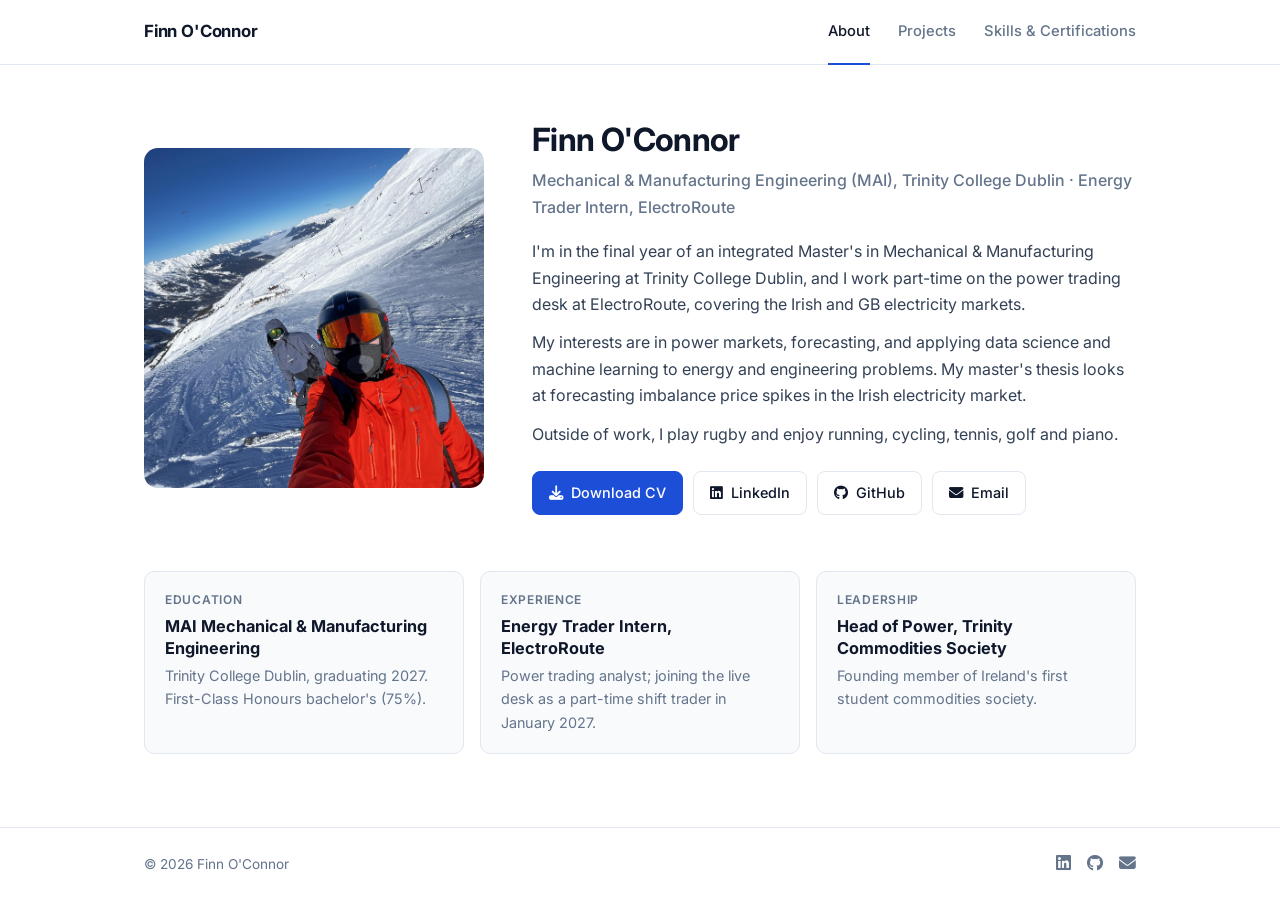
<file: index.html>
<!DOCTYPE html>
<html lang="en">
<head>
    <meta charset="UTF-8">
    <meta name="viewport" content="width=device-width, initial-scale=1.0">
    <title>Finn O'Connor</title>
    <meta name="description" content="Finn O'Connor - Mechanical & Manufacturing Engineering student at Trinity College Dublin and energy trader intern.">
    <link rel="preconnect" href="https://fonts.googleapis.com">
    <link rel="preconnect" href="https://fonts.gstatic.com" crossorigin>
    <link href="https://fonts.googleapis.com/css2?family=Inter:wght@400;500;600;700&display=swap" rel="stylesheet">
    <link rel="stylesheet" href="https://cdnjs.cloudflare.com/ajax/libs/font-awesome/6.4.0/css/all.min.css">
    <link rel="stylesheet" href="style.css">
    <link rel="icon" href="images/favicon.svg" type="image/svg+xml">
</head>
<body>
    <nav class="site-nav">
        <div class="container">
            <a href="index.html" class="brand">Finn O'Connor</a>
            <div class="nav-links"><a href="index.html" class="active">About</a><a href="projects.html">Projects</a><a href="skills.html">Skills & Certifications</a></div>
        </div>
    </nav>

    <main>
        <div class="container">
            <section class="about-hero">
                <img src="images/me_on_mountain.jpg" alt="Profile pic" class="about-photo">
                <div class="about-text">
                    <h1>Finn O'Connor</h1>
                    <p class="about-role">Mechanical &amp; Manufacturing Engineering (MAI), Trinity College Dublin &middot; Energy Trader Intern, ElectroRoute</p>
                    <p>I'm in the final year of an integrated Master's in Mechanical &amp; Manufacturing Engineering at Trinity College Dublin, and I work part-time on the power trading desk at ElectroRoute, covering the Irish and GB electricity markets.</p>
                    <p>My interests are in power markets, forecasting, and applying data science and machine learning to energy and engineering problems. My master's thesis looks at forecasting imbalance price spikes in the Irish electricity market.</p>
                    <p>Outside of work, I play rugby and enjoy running, cycling, tennis, golf and piano.</p>
                    <div class="buttons">
                        <a href="docs/finn-oconnor-cv.pdf" class="btn primary" download><i class="fas fa-download"></i> Download CV</a>
                        <a href="https://linkedin.com/in/finn-oconnor" class="btn" target="_blank" rel="noopener"><i class="fab fa-linkedin"></i> LinkedIn</a>
                        <a href="https://github.com/finn0connor" class="btn" target="_blank" rel="noopener"><i class="fab fa-github"></i> GitHub</a>
                        <a href="mailto:foconno1@tcd.ie" class="btn"><i class="fas fa-envelope"></i> Email</a>
                    </div>
                </div>
            </section>

            <section>
                <div class="facts">
                    <div class="fact">
                        <div class="label">Education</div>
                        <h3>MAI Mechanical &amp; Manufacturing Engineering</h3>
                        <p>Trinity College Dublin, graduating 2027. First-Class Honours bachelor's (75%).</p>
                    </div>
                    <div class="fact">
                        <div class="label">Experience</div>
                        <h3>Energy Trader Intern, ElectroRoute</h3>
                        <p>Power trading analyst; joining the live desk as a part-time shift trader in January 2027.</p>
                    </div>
                    <div class="fact">
                        <div class="label">Leadership</div>
                        <h3>Head of Power, Trinity Commodities Society</h3>
                        <p>Founding member of Ireland's first student commodities society.</p>
                    </div>
                </div>
            </section>
        </div>
    </main>

    <footer>
        <div class="container">
            <span>&copy; 2026 Finn O'Connor</span>
            <div class="social">
                <a href="https://linkedin.com/in/finn-oconnor" target="_blank" rel="noopener" aria-label="LinkedIn"><i class="fab fa-linkedin"></i></a>
                <a href="https://github.com/finn0connor" target="_blank" rel="noopener" aria-label="GitHub"><i class="fab fa-github"></i></a>
                <a href="mailto:foconno1@tcd.ie" aria-label="Email"><i class="fas fa-envelope"></i></a>
            </div>
        </div>
    </footer>
</body>
</html>
</file>
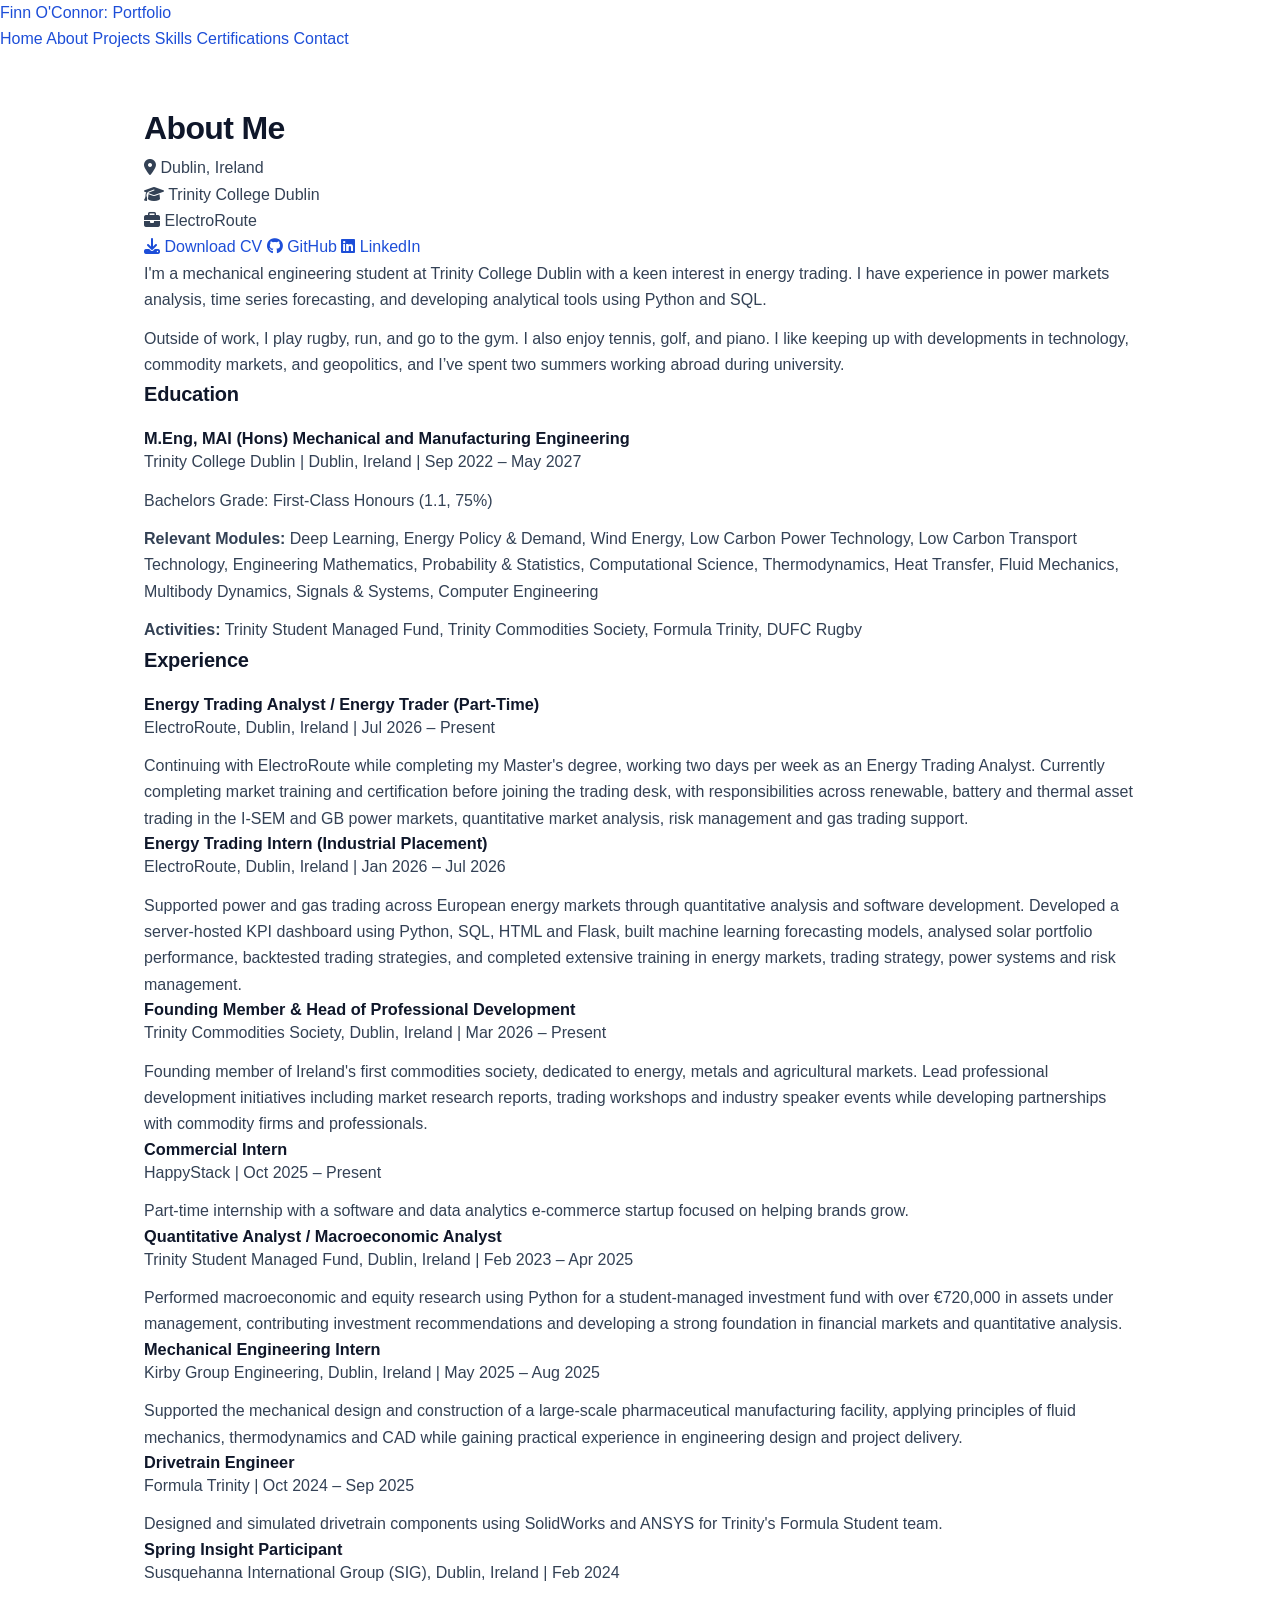
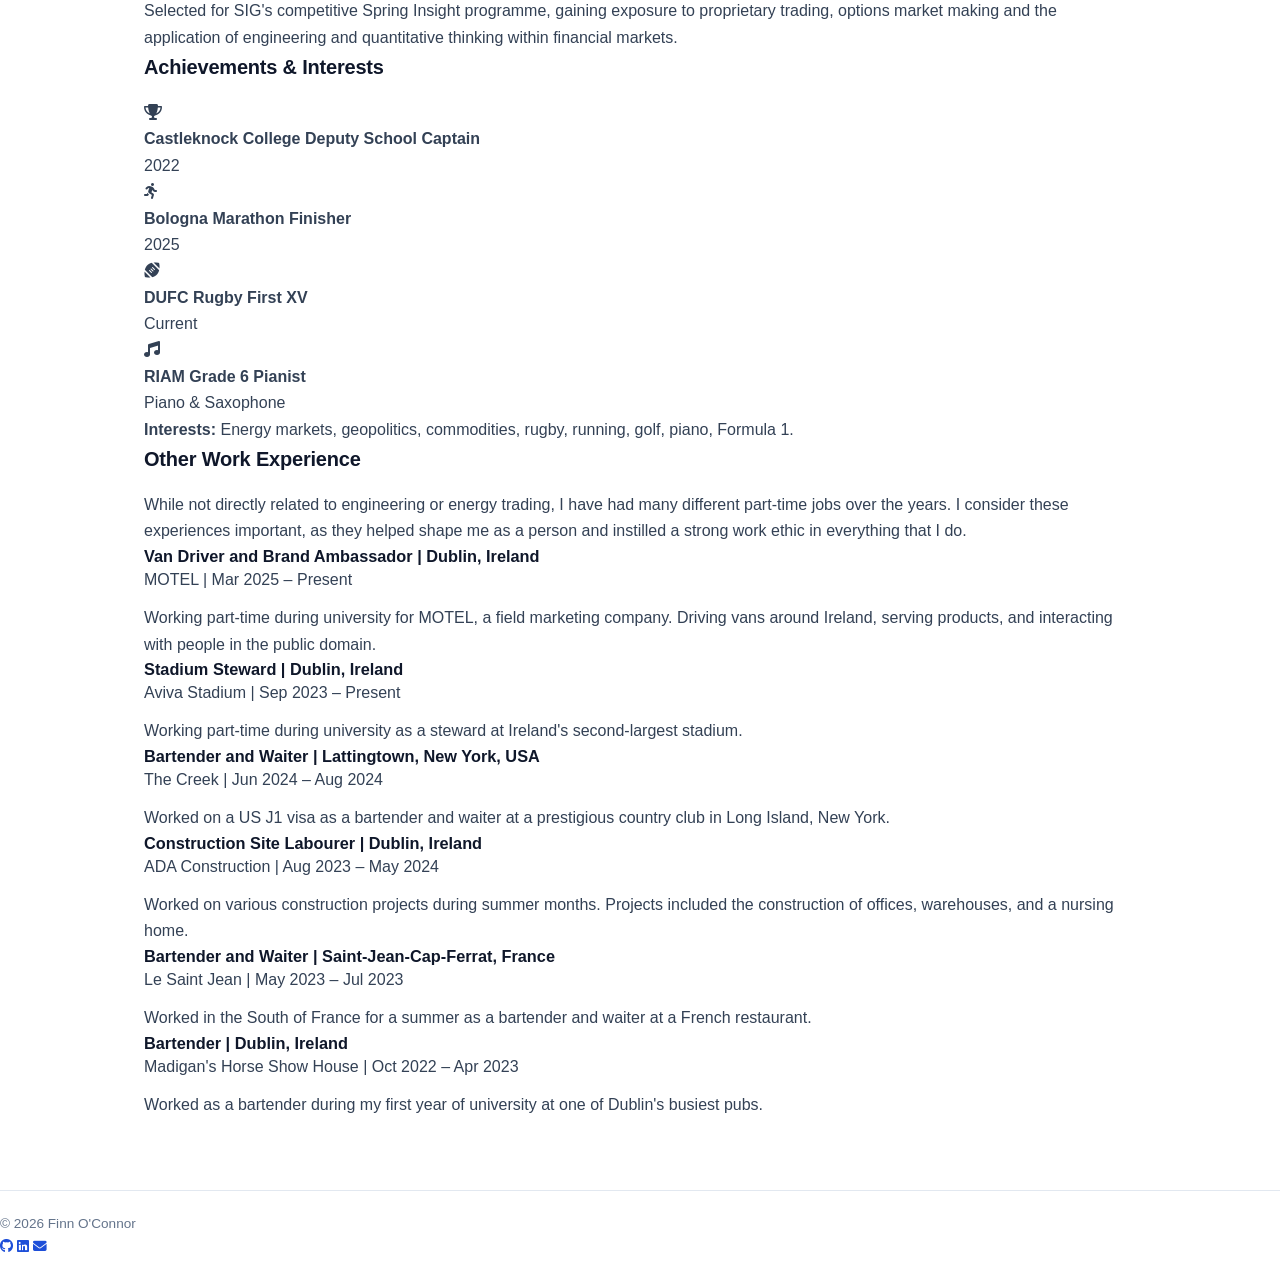
<file: about.html>
<!DOCTYPE html>
<html lang="en">
<head>
    <meta charset="UTF-8">
    <meta name="viewport" content="width=device-width, initial-scale=1.0">
    <title>About | Finn O'Connor</title>
    <link rel="stylesheet" href="style.css">
    <link rel="stylesheet" href="https://cdnjs.cloudflare.com/ajax/libs/font-awesome/6.4.0/css/all.min.css">
    <link rel="icon" type="image/svg+xml" href="images/circle-user-solid-full.svg">
</head>
<body class="inner-page">

    <!-- Navigation -->
    <nav class="inner-nav">
        <a href="index.html" class="nav-logo">Finn O'Connor: Portfolio</a>
        <div class="nav-menu-center">
            <a href="index.html">Home</a>
            <a href="about.html" class="active">About</a>
            <a href="projects.html">Projects</a>
            <a href="skills.html">Skills</a>
            <a href="certifications.html">Certifications</a>
            <a href="contact.html">Contact</a>
        </div>
    </nav>

    <main class="page-content">
        <div class="container">
            <h1 class="page-title">About Me</h1>
            
            <div class="about-content">
                <div class="about-sidebar">
                    <div class="about-quick-info">
                        <div class="quick-info-item">
                            <i class="fas fa-map-marker-alt"></i>
                            <span>Dublin, Ireland</span>
                        </div>
                        <div class="quick-info-item">
                            <i class="fas fa-graduation-cap"></i>
                            <span>Trinity College Dublin</span>
                        </div>
                        <div class="quick-info-item">
                            <i class="fas fa-briefcase"></i>
                            <span>ElectroRoute</span>
                        </div>
                    </div>

                    <div class="about-links">
                        <a href="docs/finnoconnor_resume.pdf" class="cv-button" download>
                            <i class="fas fa-download"></i> Download CV
                        </a>
                        <a href="https://github.com/finn0connor" target="_blank" class="cv-button secondary">
                            <i class="fab fa-github"></i> GitHub
                        </a>
                        <a href="https://linkedin.com/in/finn-oconnor" target="_blank" class="cv-button secondary">
                            <i class="fab fa-linkedin"></i> LinkedIn
                        </a>
                    </div>
                </div>

                <div class="about-text">
                    <p class="about-intro">
                        I'm a mechanical engineering student at Trinity College Dublin with a keen interest in energy trading.
                        I have experience in power markets analysis, time series forecasting, and developing analytical tools using Python and SQL.
                    </p>
                
                    <p>
                        Outside of work, I play rugby, run, and go to the gym. I also enjoy tennis, golf, and piano.
                        I like keeping up with developments in technology, commodity markets, and geopolitics, and I’ve spent two summers working abroad during university.
                    </p>
                    
                    <h2>Education</h2>
                    <div class="timeline">
                        <div class="timeline-item">
                            <h3>M.Eng, MAI (Hons) Mechanical and Manufacturing Engineering</h3>
                            <p class="timeline-meta">Trinity College Dublin | Dublin, Ireland | Sep 2022 – May 2027</p>
                            <p class="timeline-grade">Bachelors Grade: First-Class Honours (1.1, 75%)</p>
                            <p>
                                <strong>Relevant Modules:</strong> Deep Learning, Energy Policy &amp; Demand, Wind Energy, Low Carbon Power Technology,
                                Low Carbon Transport Technology, Engineering Mathematics, Probability &amp; Statistics, Computational Science,
                                Thermodynamics, Heat Transfer, Fluid Mechanics, Multibody Dynamics, Signals &amp; Systems, Computer Engineering
                            </p>
                            <p>
                                <strong>Activities:</strong> Trinity Student Managed Fund, Trinity Commodities Society, Formula Trinity, DUFC Rugby
                            </p>
                        </div>
                    </div>

                    <h2>Experience</h2>
                    <div class="timeline">
                    
                        <div class="timeline-item">
                            <h3>Energy Trading Analyst / Energy Trader (Part-Time)</h3>
                            <p class="timeline-meta">ElectroRoute, Dublin, Ireland | Jul 2026 – Present</p>
                            <p>
                                Continuing with ElectroRoute while completing my Master's degree, working two days per week as an Energy Trading Analyst. Currently completing market training and certification before joining the trading desk, with responsibilities across renewable, battery and thermal asset trading in the I-SEM and GB power markets, quantitative market analysis, risk management and gas trading support.
                            </p>
                        </div>
                        
                        <div class="timeline-item">
                            <h3>Energy Trading Intern (Industrial Placement)</h3>
                            <p class="timeline-meta">ElectroRoute, Dublin, Ireland | Jan 2026 – Jul 2026</p>
                            <p>
                                Supported power and gas trading across European energy markets through quantitative analysis and software development. Developed a server-hosted KPI dashboard using Python, SQL, HTML and Flask, built machine learning forecasting models, analysed solar portfolio performance, backtested trading strategies, and completed extensive training in energy markets, trading strategy, power systems and risk management.
                            </p>
                        </div>
                        
                        <div class="timeline-item">
                            <h3>Founding Member &amp; Head of Professional Development</h3>
                            <p class="timeline-meta">Trinity Commodities Society, Dublin, Ireland | Mar 2026 – Present</p>
                            <p>
                                Founding member of Ireland's first commodities society, dedicated to energy, metals and agricultural markets. Lead professional development initiatives including market research reports, trading workshops and industry speaker events while developing partnerships with commodity firms and professionals.
                            </p>
                        </div>
                        
                        <div class="timeline-item">
                            <h3>Commercial Intern</h3>
                            <p class="timeline-meta">HappyStack | Oct 2025 – Present</p>
                            <p>
                                Part-time internship with a software and data analytics e-commerce startup focused on helping brands grow.
                            </p>
                        </div>
                        
                        <div class="timeline-item">
                            <h3>Quantitative Analyst / Macroeconomic Analyst</h3>
                            <p class="timeline-meta">Trinity Student Managed Fund, Dublin, Ireland | Feb 2023 – Apr 2025</p>
                            <p>
                                Performed macroeconomic and equity research using Python for a student-managed investment fund with over €720,000 in assets under management, contributing investment recommendations and developing a strong foundation in financial markets and quantitative analysis.
                            </p>
                        </div>
                        
                        <div class="timeline-item">
                            <h3>Mechanical Engineering Intern</h3>
                            <p class="timeline-meta">Kirby Group Engineering, Dublin, Ireland | May 2025 – Aug 2025</p>
                            <p>
                                Supported the mechanical design and construction of a large-scale pharmaceutical manufacturing facility, applying principles of fluid mechanics, thermodynamics and CAD while gaining practical experience in engineering design and project delivery.
                            </p>
                        </div>
                        
                        <div class="timeline-item">
                            <h3>Drivetrain Engineer</h3>
                            <p class="timeline-meta">Formula Trinity | Oct 2024 – Sep 2025</p>
                            <p>
                                Designed and simulated drivetrain components using SolidWorks and ANSYS for Trinity's Formula Student team.
                            </p>
                        </div>
                        
                        <div class="timeline-item">
                            <h3>Spring Insight Participant</h3>
                            <p class="timeline-meta">Susquehanna International Group (SIG), Dublin, Ireland | Feb 2024</p>
                            <p>
                                Selected for SIG's competitive Spring Insight programme, gaining exposure to proprietary trading, options market making and the application of engineering and quantitative thinking within financial markets.
                            </p>
                        </div>
                    </div>

                    <h2>Achievements &amp; Interests</h2>
                    <div class="achievements-grid">
                        <div class="achievement-item">
                            <i class="fas fa-trophy"></i>
                            <div>
                                <h4>Castleknock College Deputy School Captain</h4>
                                <p>2022</p>
                            </div>
                        </div>
                        <div class="achievement-item">
                            <i class="fas fa-running"></i>
                            <div>
                                <h4>Bologna Marathon Finisher</h4>
                                <p>2025</p>
                            </div>
                        </div>
                        <div class="achievement-item">
                            <i class="fas fa-football-ball"></i>
                            <div>
                                <h4>DUFC Rugby First XV</h4>
                                <p>Current</p>
                            </div>
                        </div>
                        <div class="achievement-item">
                            <i class="fas fa-music"></i>
                            <div>
                                <h4>RIAM Grade 6 Pianist</h4>
                                <p>Piano &amp; Saxophone</p>
                            </div>
                        </div>
                    </div>

                    <p class="interests-text">
                        <strong>Interests:</strong> Energy markets, geopolitics, commodities, rugby, running, golf, piano, Formula 1.
                    </p>
                    
                    <h2>Other Work Experience</h2>
                    <p>
                        While not directly related to engineering or energy trading, I have had many different part-time jobs over the years.
                        I consider these experiences important, as they helped shape me as a person and instilled a strong work ethic in everything that I do.
                    </p>
                    <div class="timeline">
                        <div class="timeline-item">
                            <h3>Van Driver and Brand Ambassador | Dublin, Ireland</h3>
                            <p class="timeline-meta">MOTEL | Mar 2025 – Present</p>
                            <p>
                                Working part-time during university for MOTEL, a field marketing company.
                                Driving vans around Ireland, serving products, and interacting with people in the public domain.
                            </p>
                        </div>
                        <div class="timeline-item">
                            <h3>Stadium Steward | Dublin, Ireland</h3>
                            <p class="timeline-meta">Aviva Stadium | Sep 2023 – Present</p>
                            <p>
                                Working part-time during university as a steward at Ireland's second-largest stadium.
                            </p>
                        </div>
                        <div class="timeline-item">
                            <h3>Bartender and Waiter | Lattingtown, New York, USA</h3>
                            <p class="timeline-meta">The Creek | Jun 2024 – Aug 2024</p>
                            <p>
                                Worked on a US J1 visa as a bartender and waiter at a prestigious country club in Long Island, New York.
                            </p>
                        </div>
                        <div class="timeline-item">
                            <h3>Construction Site Labourer | Dublin, Ireland</h3>
                            <p class="timeline-meta">ADA Construction | Aug 2023 – May 2024</p>
                            <p>
                                Worked on various construction projects during summer months. Projects included the construction of offices, warehouses, and a nursing home.
                            </p>
                        </div>
                        <div class="timeline-item">
                            <h3>Bartender and Waiter | Saint-Jean-Cap-Ferrat, France</h3>
                            <p class="timeline-meta">Le Saint Jean | May 2023 – Jul 2023</p>
                            <p>
                                Worked in the South of France for a summer as a bartender and waiter at a French restaurant.
                            </p>
                        </div>
                        <div class="timeline-item">
                            <h3>Bartender | Dublin, Ireland</h3>
                            <p class="timeline-meta">Madigan's Horse Show House | Oct 2022 – Apr 2023</p>
                            <p>
                                Worked as a bartender during my first year of university at one of Dublin's busiest pubs.
                            </p>
                        </div>
                    </div>
                </div>
            </div>
        </div>
    </main>

    <footer class="inner-footer">
        <div class="footer-content">
            <p>&copy; 2026 Finn O'Connor</p>
            <div class="footer-links">
                <a href="https://github.com/finn0connor" target="_blank"><i class="fab fa-github"></i></a>
                <a href="https://linkedin.com/in/finn-oconnor" target="_blank"><i class="fab fa-linkedin"></i></a>
                <a href="mailto:foconno1@tcd.ie"><i class="fas fa-envelope"></i></a>
            </div>
        </div>
    </footer>
</body>
</html>
</file>
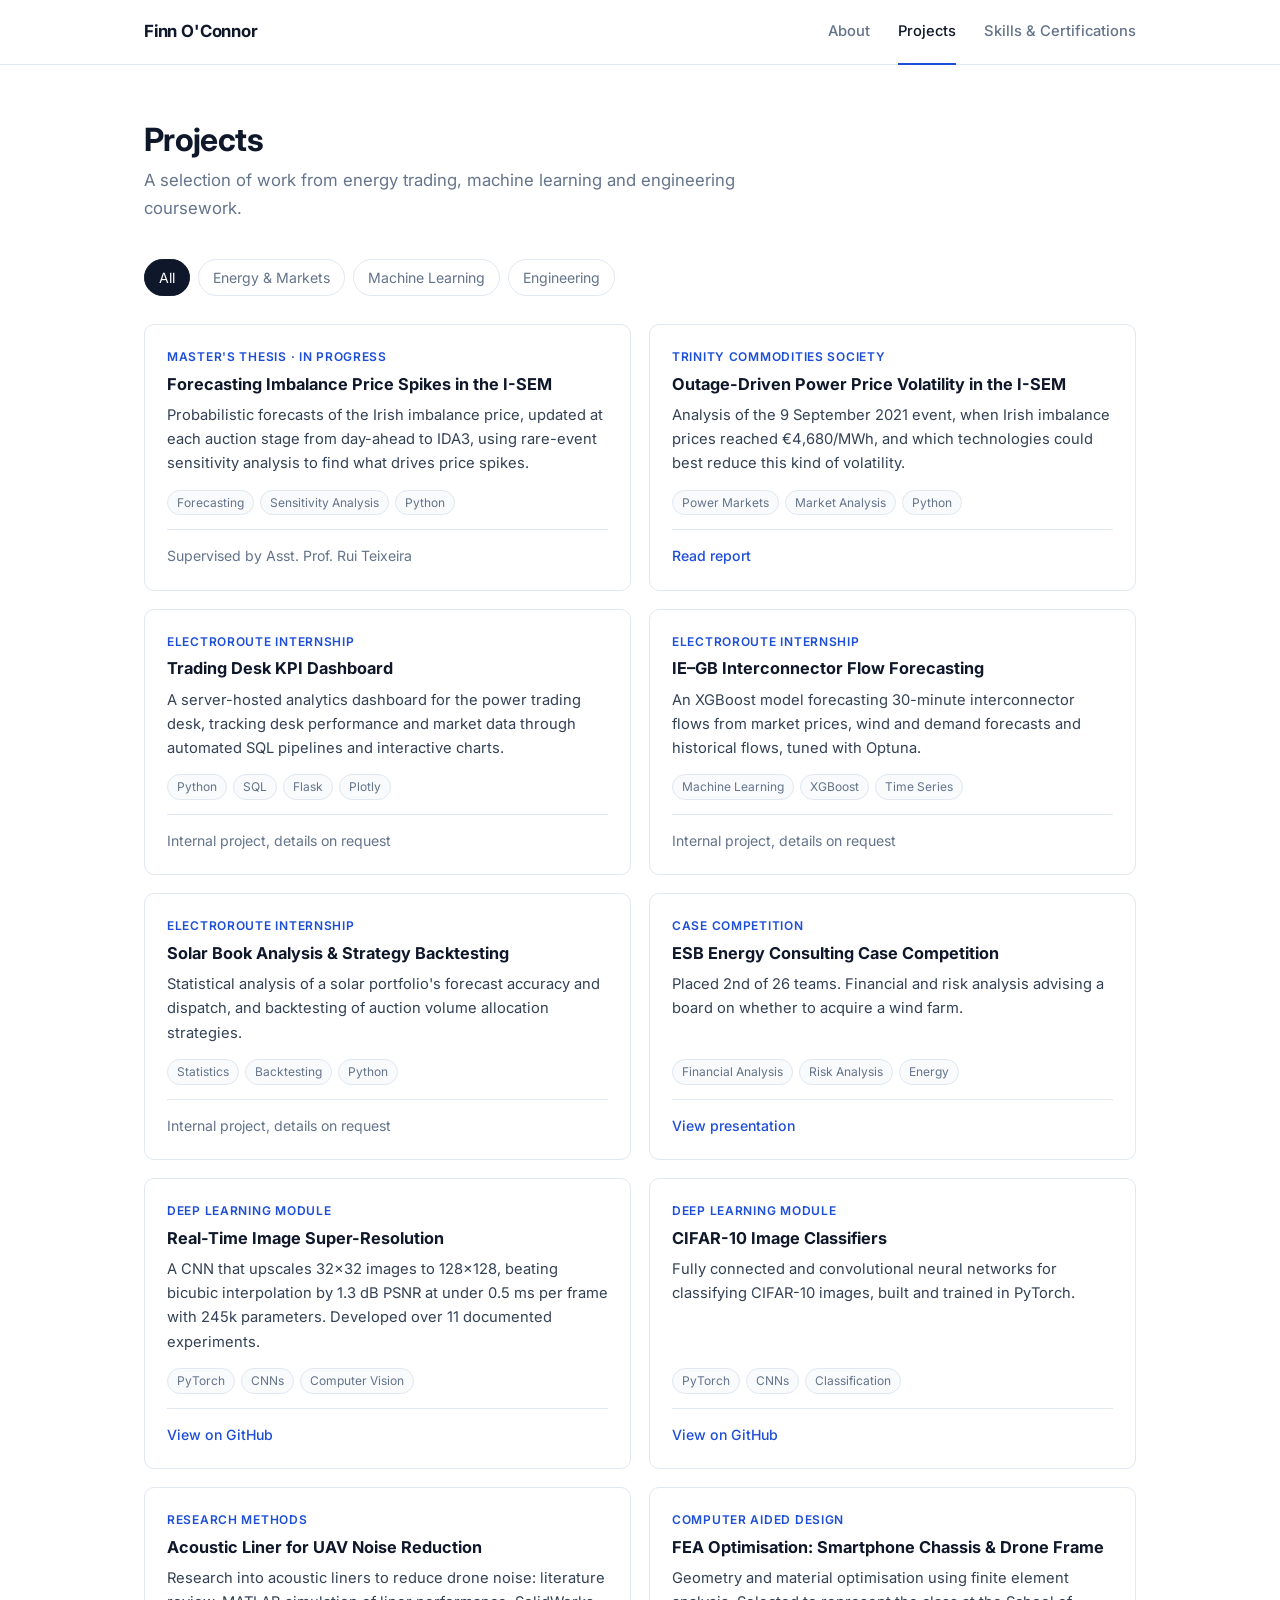
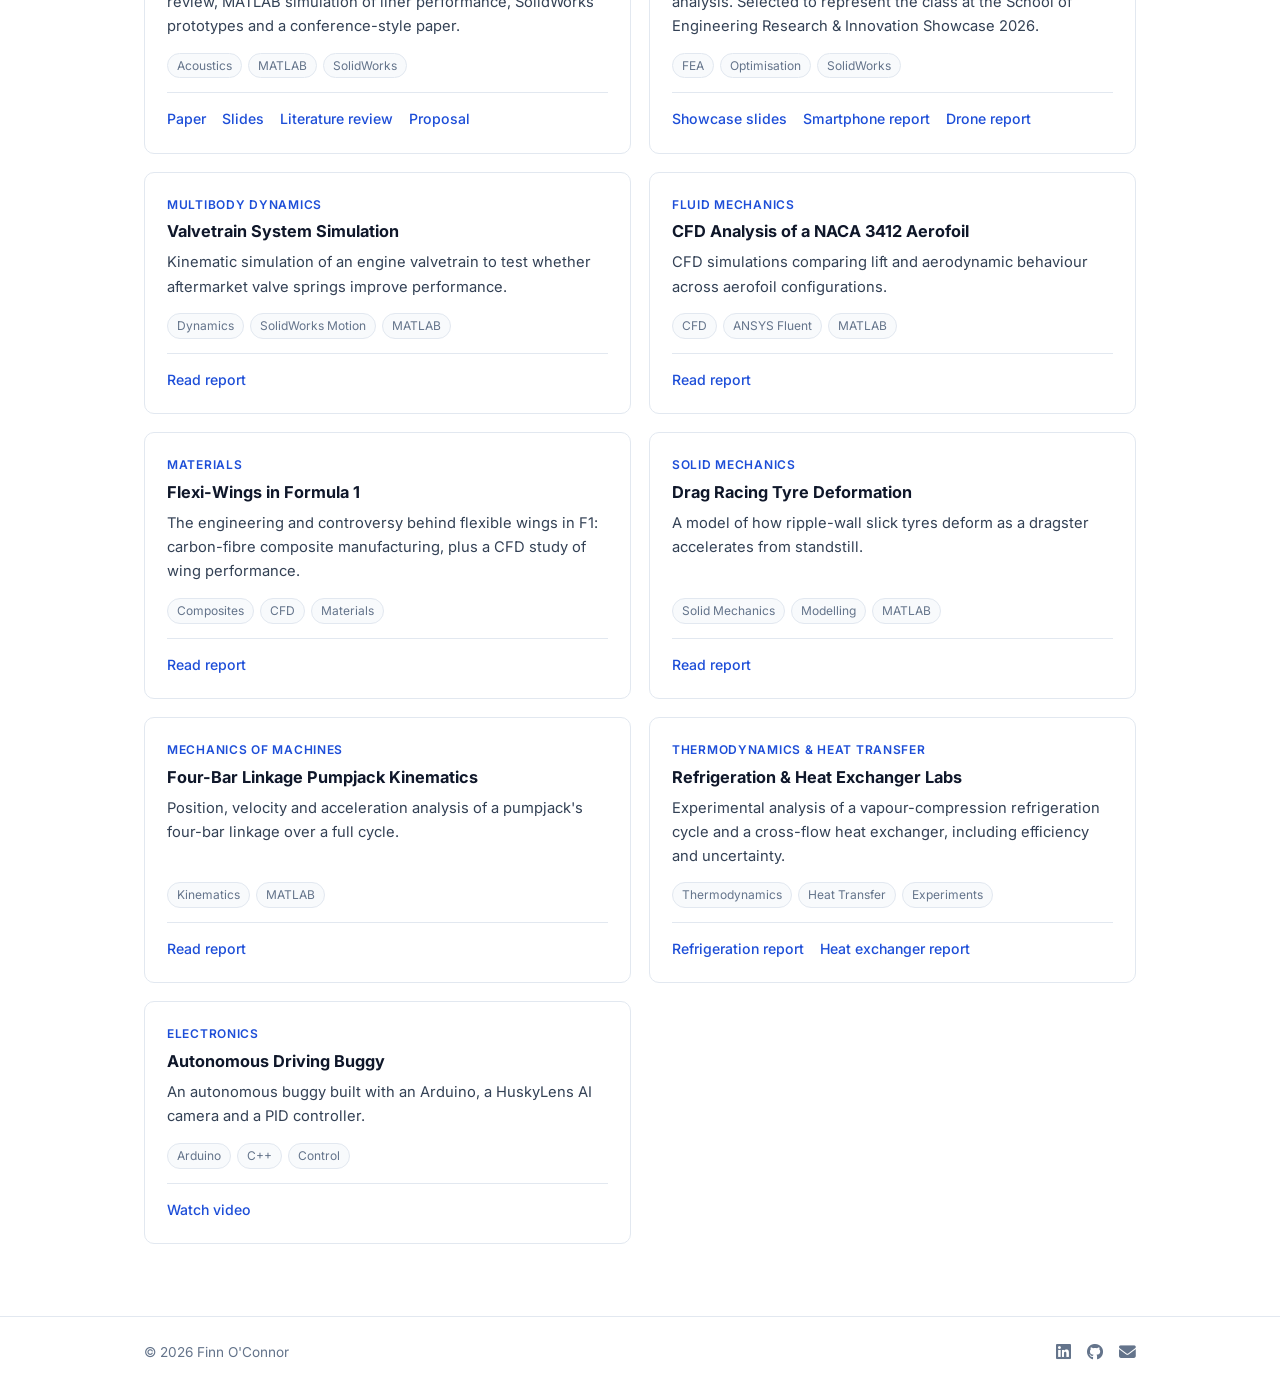
<file: projects.html>
<!DOCTYPE html>
<html lang="en">
<head>
    <meta charset="UTF-8">
    <meta name="viewport" content="width=device-width, initial-scale=1.0">
    <title>Projects | Finn O'Connor</title>
    <meta name="description" content="Projects in energy trading, machine learning and engineering.">
    <link rel="preconnect" href="https://fonts.googleapis.com">
    <link rel="preconnect" href="https://fonts.gstatic.com" crossorigin>
    <link href="https://fonts.googleapis.com/css2?family=Inter:wght@400;500;600;700&display=swap" rel="stylesheet">
    <link rel="stylesheet" href="https://cdnjs.cloudflare.com/ajax/libs/font-awesome/6.4.0/css/all.min.css">
    <link rel="stylesheet" href="style.css">
    <link rel="icon" href="images/favicon.svg" type="image/svg+xml">
</head>
<body>
    <nav class="site-nav">
        <div class="container">
            <a href="index.html" class="brand">Finn O'Connor</a>
            <div class="nav-links"><a href="index.html">About</a><a href="projects.html" class="active">Projects</a><a href="skills.html">Skills & Certifications</a></div>
        </div>
    </nav>

    <main>
        <div class="container">
            <header class="page-header">
                <h1>Projects</h1>
                <p class="lead">A selection of work from energy trading, machine learning and engineering coursework.</p>
            </header>

            <div class="filters">
                <button class="filter active" data-filter="all">All</button>
                <button class="filter" data-filter="energy">Energy &amp; Markets</button>
                <button class="filter" data-filter="ml">Machine Learning</button>
                <button class="filter" data-filter="eng">Engineering</button>
            </div>

            <div class="project-grid">
                <article class="project" data-category="energy">
                    <div class="meta">Master's thesis &middot; in progress</div>
                    <h3>Forecasting Imbalance Price Spikes in the I-SEM</h3>
                    <p>Probabilistic forecasts of the Irish imbalance price, updated at each auction stage from day-ahead to IDA3, using rare-event sensitivity analysis to find what drives price spikes.</p>
                    <div class="tags"><span class="tag">Forecasting</span><span class="tag">Sensitivity Analysis</span><span class="tag">Python</span></div>
                    <div class="links"><span class="note">Supervised by Asst. Prof. Rui Teixeira</span></div>
                </article>
                <article class="project" data-category="energy">
                    <div class="meta">Trinity Commodities Society</div>
                    <h3>Outage-Driven Power Price Volatility in the I-SEM</h3>
                    <p>Analysis of the 9 September 2021 event, when Irish imbalance prices reached &euro;4,680/MWh, and which technologies could best reduce this kind of volatility.</p>
                    <div class="tags"><span class="tag">Power Markets</span><span class="tag">Market Analysis</span><span class="tag">Python</span></div>
                    <div class="links"><a href="docs/Outage_Driven_Power_Price_Volatility_in_the_ISEM_TCS_FOC.pdf" target="_blank" rel="noopener">Read report</a></div>
                </article>
                <article class="project" data-category="energy">
                    <div class="meta">ElectroRoute internship</div>
                    <h3>Trading Desk KPI Dashboard</h3>
                    <p>A server-hosted analytics dashboard for the power trading desk, tracking desk performance and market data through automated SQL pipelines and interactive charts.</p>
                    <div class="tags"><span class="tag">Python</span><span class="tag">SQL</span><span class="tag">Flask</span><span class="tag">Plotly</span></div>
                    <div class="links"><span class="note">Internal project, details on request</span></div>
                </article>
                <article class="project" data-category="energy ml">
                    <div class="meta">ElectroRoute internship</div>
                    <h3>IE&ndash;GB Interconnector Flow Forecasting</h3>
                    <p>An XGBoost model forecasting 30-minute interconnector flows from market prices, wind and demand forecasts and historical flows, tuned with Optuna.</p>
                    <div class="tags"><span class="tag">Machine Learning</span><span class="tag">XGBoost</span><span class="tag">Time Series</span></div>
                    <div class="links"><span class="note">Internal project, details on request</span></div>
                </article>
                <article class="project" data-category="energy">
                    <div class="meta">ElectroRoute internship</div>
                    <h3>Solar Book Analysis &amp; Strategy Backtesting</h3>
                    <p>Statistical analysis of a solar portfolio's forecast accuracy and dispatch, and backtesting of auction volume allocation strategies.</p>
                    <div class="tags"><span class="tag">Statistics</span><span class="tag">Backtesting</span><span class="tag">Python</span></div>
                    <div class="links"><span class="note">Internal project, details on request</span></div>
                </article>
                <article class="project" data-category="energy">
                    <div class="meta">Case competition</div>
                    <h3>ESB Energy Consulting Case Competition</h3>
                    <p>Placed 2nd of 26 teams. Financial and risk analysis advising a board on whether to acquire a wind farm.</p>
                    <div class="tags"><span class="tag">Financial Analysis</span><span class="tag">Risk Analysis</span><span class="tag">Energy</span></div>
                    <div class="links"><a href="docs/DUCG Final Presentation_vF.pdf" target="_blank" rel="noopener">View presentation</a></div>
                </article>
                <article class="project" data-category="ml">
                    <div class="meta">Deep learning module</div>
                    <h3>Real-Time Image Super-Resolution</h3>
                    <p>A CNN that upscales 32&times;32 images to 128&times;128, beating bicubic interpolation by 1.3 dB PSNR at under 0.5 ms per frame with 245k parameters. Developed over 11 documented experiments.</p>
                    <div class="tags"><span class="tag">PyTorch</span><span class="tag">CNNs</span><span class="tag">Computer Vision</span></div>
                    <div class="links"><a href="https://github.com/finn0connor/5C16-deep-learning" target="_blank" rel="noopener">View on GitHub</a></div>
                </article>
                <article class="project" data-category="ml">
                    <div class="meta">Deep learning module</div>
                    <h3>CIFAR-10 Image Classifiers</h3>
                    <p>Fully connected and convolutional neural networks for classifying CIFAR-10 images, built and trained in PyTorch.</p>
                    <div class="tags"><span class="tag">PyTorch</span><span class="tag">CNNs</span><span class="tag">Classification</span></div>
                    <div class="links"><a href="https://github.com/finn0connor/5C16-deep-learning" target="_blank" rel="noopener">View on GitHub</a></div>
                </article>
                <article class="project" data-category="eng">
                    <div class="meta">Research Methods</div>
                    <h3>Acoustic Liner for UAV Noise Reduction</h3>
                    <p>Research into acoustic liners to reduce drone noise: literature review, MATLAB simulation of liner performance, SolidWorks prototypes and a conference-style paper.</p>
                    <div class="tags"><span class="tag">Acoustics</span><span class="tag">MATLAB</span><span class="tag">SolidWorks</span></div>
                    <div class="links"><a href="docs/4E3_Research_Methods__G17_Assignment_4.pdf" target="_blank" rel="noopener">Paper</a><a href="docs/4E3-Research-Methods-Assignment3-Group17.pdf" target="_blank" rel="noopener">Slides</a><a href="docs/4E3_Research_Methods__G17_Assignment_1.pdf" target="_blank" rel="noopener">Literature review</a><a href="docs/4E3_Research_Methods__G17_Assignment_2.pdf" target="_blank" rel="noopener">Proposal</a></div>
                </article>
                <article class="project" data-category="eng">
                    <div class="meta">Computer Aided Design</div>
                    <h3>FEA Optimisation: Smartphone Chassis &amp; Drone Frame</h3>
                    <p>Geometry and material optimisation using finite element analysis. Selected to represent the class at the School of Engineering Research &amp; Innovation Showcase 2026.</p>
                    <div class="tags"><span class="tag">FEA</span><span class="tag">Optimisation</span><span class="tag">SolidWorks</span></div>
                    <div class="links"><a href="docs/4B7-GroupB4-UG-Design-Presentation.pdf" target="_blank" rel="noopener">Showcase slides</a><a href="docs/CAD_Assignment_2.pdf" target="_blank" rel="noopener">Smartphone report</a><a href="docs/4B7_Computer_Aided_Design__B4_Assignment_3.pdf" target="_blank" rel="noopener">Drone report</a></div>
                </article>
                <article class="project" data-category="eng">
                    <div class="meta">Multibody Dynamics</div>
                    <h3>Valvetrain System Simulation</h3>
                    <p>Kinematic simulation of an engine valvetrain to test whether aftermarket valve springs improve performance.</p>
                    <div class="tags"><span class="tag">Dynamics</span><span class="tag">SolidWorks Motion</span><span class="tag">MATLAB</span></div>
                    <div class="links"><a href="docs/4B17_Multibody_Dynamics__Main_Assignment.pdf" target="_blank" rel="noopener">Read report</a></div>
                </article>
                <article class="project" data-category="eng">
                    <div class="meta">Fluid Mechanics</div>
                    <h3>CFD Analysis of a NACA 3412 Aerofoil</h3>
                    <p>CFD simulations comparing lift and aerodynamic behaviour across aerofoil configurations.</p>
                    <div class="tags"><span class="tag">CFD</span><span class="tag">ANSYS Fluent</span><span class="tag">MATLAB</span></div>
                    <div class="links"><a href="docs/4B13_Fluid_Mechanics_2__Assignment_2.pdf" target="_blank" rel="noopener">Read report</a></div>
                </article>
                <article class="project" data-category="eng">
                    <div class="meta">Materials</div>
                    <h3>Flexi-Wings in Formula 1</h3>
                    <p>The engineering and controversy behind flexible wings in F1: carbon-fibre composite manufacturing, plus a CFD study of wing performance.</p>
                    <div class="tags"><span class="tag">Composites</span><span class="tag">CFD</span><span class="tag">Materials</span></div>
                    <div class="links"><a href="docs/3B4-Mechanical-Engineering-Materials-finnoconnor.pdf" target="_blank" rel="noopener">Read report</a></div>
                </article>
                <article class="project" data-category="eng">
                    <div class="meta">Solid Mechanics</div>
                    <h3>Drag Racing Tyre Deformation</h3>
                    <p>A model of how ripple-wall slick tyres deform as a dragster accelerates from standstill.</p>
                    <div class="tags"><span class="tag">Solid Mechanics</span><span class="tag">Modelling</span><span class="tag">MATLAB</span></div>
                    <div class="links"><a href="docs/3B3_MicroProject_FinnOConnor_22336740.pdf" target="_blank" rel="noopener">Read report</a></div>
                </article>
                <article class="project" data-category="eng">
                    <div class="meta">Mechanics of Machines</div>
                    <h3>Four-Bar Linkage Pumpjack Kinematics</h3>
                    <p>Position, velocity and acceleration analysis of a pumpjack's four-bar linkage over a full cycle.</p>
                    <div class="tags"><span class="tag">Kinematics</span><span class="tag">MATLAB</span></div>
                    <div class="links"><a href="docs/3B5 Mechanics of Machines - Assignment 1 Part 2.pdf" target="_blank" rel="noopener">Read report</a></div>
                </article>
                <article class="project" data-category="eng">
                    <div class="meta">Thermodynamics &amp; Heat Transfer</div>
                    <h3>Refrigeration &amp; Heat Exchanger Labs</h3>
                    <p>Experimental analysis of a vapour-compression refrigeration cycle and a cross-flow heat exchanger, including efficiency and uncertainty.</p>
                    <div class="tags"><span class="tag">Thermodynamics</span><span class="tag">Heat Transfer</span><span class="tag">Experiments</span></div>
                    <div class="links"><a href="docs/3B1_Thermodynamics_Refrigeration_Lab_FOC_22336740.pdf" target="_blank" rel="noopener">Refrigeration report</a><a href="docs/4B4_Heat_Exchanger_Lab_Report_Mech-14.pdf" target="_blank" rel="noopener">Heat exchanger report</a></div>
                </article>
                <article class="project" data-category="eng">
                    <div class="meta">Electronics</div>
                    <h3>Autonomous Driving Buggy</h3>
                    <p>An autonomous buggy built with an Arduino, a HuskyLens AI camera and a PID controller.</p>
                    <div class="tags"><span class="tag">Arduino</span><span class="tag">C++</span><span class="tag">Control</span></div>
                    <div class="links"><a href="https://www.youtube.com/watch?v=YMPw99gwM_k" target="_blank" rel="noopener">Watch video</a></div>
                </article>
            </div>
        </div>
    </main>

    <footer>
        <div class="container">
            <span>&copy; 2026 Finn O'Connor</span>
            <div class="social">
                <a href="https://linkedin.com/in/finn-oconnor" target="_blank" rel="noopener" aria-label="LinkedIn"><i class="fab fa-linkedin"></i></a>
                <a href="https://github.com/finn0connor" target="_blank" rel="noopener" aria-label="GitHub"><i class="fab fa-github"></i></a>
                <a href="mailto:foconno1@tcd.ie" aria-label="Email"><i class="fas fa-envelope"></i></a>
            </div>
        </div>
    </footer>
    <script>
        // Show only the projects in the chosen category
        const buttons = document.querySelectorAll('.filter');
        const projects = document.querySelectorAll('.project');
        buttons.forEach(function (button) {
            button.addEventListener('click', function () {
                buttons.forEach(function (b) { b.classList.remove('active'); });
                button.classList.add('active');
                const filter = button.dataset.filter;
                projects.forEach(function (p) {
                    const show = filter === 'all' || p.dataset.category.split(' ').includes(filter);
                    p.classList.toggle('hidden', !show);
                });
            });
        });
    </script>
</body>
</html>
</file>
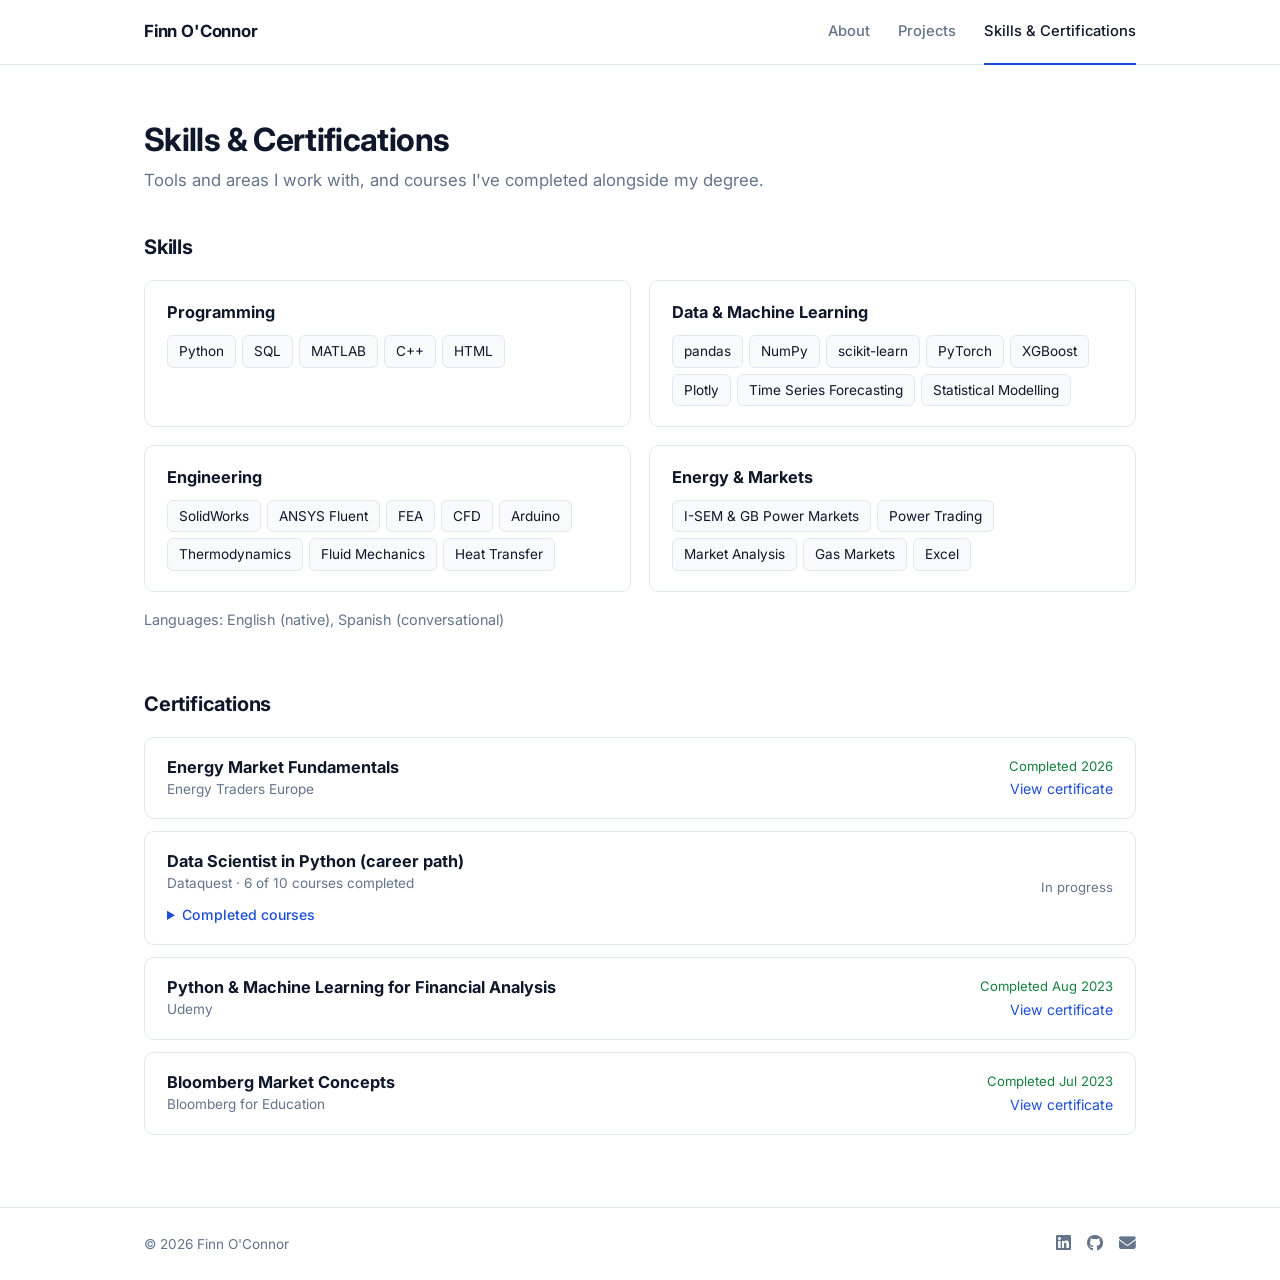
<file: skills.html>
<!DOCTYPE html>
<html lang="en">
<head>
    <meta charset="UTF-8">
    <meta name="viewport" content="width=device-width, initial-scale=1.0">
    <title>Skills & Certifications | Finn O'Connor</title>
    <meta name="description" content="Skills and certifications of Finn O'Connor.">
    <link rel="preconnect" href="https://fonts.googleapis.com">
    <link rel="preconnect" href="https://fonts.gstatic.com" crossorigin>
    <link href="https://fonts.googleapis.com/css2?family=Inter:wght@400;500;600;700&display=swap" rel="stylesheet">
    <link rel="stylesheet" href="https://cdnjs.cloudflare.com/ajax/libs/font-awesome/6.4.0/css/all.min.css">
    <link rel="stylesheet" href="style.css">
    <link rel="icon" href="images/favicon.svg" type="image/svg+xml">
</head>
<body>
    <nav class="site-nav">
        <div class="container">
            <a href="index.html" class="brand">Finn O'Connor</a>
            <div class="nav-links"><a href="index.html">About</a><a href="projects.html">Projects</a><a href="skills.html" class="active">Skills & Certifications</a></div>
        </div>
    </nav>

    <main>
        <div class="container">
            <header class="page-header">
                <h1>Skills &amp; Certifications</h1>
                <p class="lead">Tools and areas I work with, and courses I've completed alongside my degree.</p>
            </header>

            <section id="skills">
                <h2>Skills</h2>
                <div class="skill-groups">
                    <div class="skill-group">
                        <h3>Programming</h3>
                        <div class="chips"><span class="chip">Python</span><span class="chip">SQL</span><span class="chip">MATLAB</span><span class="chip">C++</span><span class="chip">HTML</span></div>
                    </div>
                    <div class="skill-group">
                        <h3>Data &amp; Machine Learning</h3>
                        <div class="chips"><span class="chip">pandas</span><span class="chip">NumPy</span><span class="chip">scikit-learn</span><span class="chip">PyTorch</span><span class="chip">XGBoost</span><span class="chip">Plotly</span><span class="chip">Time Series Forecasting</span><span class="chip">Statistical Modelling</span></div>
                    </div>
                    <div class="skill-group">
                        <h3>Engineering</h3>
                        <div class="chips"><span class="chip">SolidWorks</span><span class="chip">ANSYS Fluent</span><span class="chip">FEA</span><span class="chip">CFD</span><span class="chip">Arduino</span><span class="chip">Thermodynamics</span><span class="chip">Fluid Mechanics</span><span class="chip">Heat Transfer</span></div>
                    </div>
                    <div class="skill-group">
                        <h3>Energy &amp; Markets</h3>
                        <div class="chips"><span class="chip">I-SEM &amp; GB Power Markets</span><span class="chip">Power Trading</span><span class="chip">Market Analysis</span><span class="chip">Gas Markets</span><span class="chip">Excel</span></div>
                    </div>
                </div>
                <p style="margin-top:16px; font-size:0.9rem; color:var(--muted);">Languages: English (native), Spanish (conversational)</p>
            </section>

            <section id="certifications">
                <h2>Certifications</h2>
                <div class="cert-list">
                    <div class="cert">
                        <div>
                            <h3>Energy Market Fundamentals</h3>
                            <div class="issuer">Energy Traders Europe</div>
                        </div>
                        <div class="right">
                            <span class="status done">Completed 2026</span>
                            <a href="docs/certificates/efet_cert_finn_oconnor.pdf" target="_blank" rel="noopener">View certificate</a>
                        </div>
                    </div>
                    <div class="cert">
                        <div>
                            <h3>Data Scientist in Python (career path)</h3>
                            <div class="issuer">Dataquest &middot; 6 of 10 courses completed</div>
                            <details>
                                <summary>Completed courses</summary>
                                <ol><li><a href="https://app.dataquest.io/view_cert/I3WJAQDSAN0ZULR486XN" target="_blank" rel="noopener">Python Introduction</a> &middot; Jan 2025</li><li><a href="https://app.dataquest.io/view_cert/L8VRTOQPMW8T33EYGEP3" target="_blank" rel="noopener">Data Analysis and Visualization</a> &middot; Feb 2025</li><li><a href="https://app.dataquest.io/view_cert/HNUJRVTHS929TY2MBW9Z" target="_blank" rel="noopener">Data Cleaning</a> &middot; Apr 2025</li><li><a href="https://app.dataquest.io/view_cert/ZGSIAXZCCL9S6MMNDXF9" target="_blank" rel="noopener">The Command Line</a> &middot; Apr 2025</li><li><a href="https://app.dataquest.io/view_cert/SAF3QOPLZFNL24CV6MDZ" target="_blank" rel="noopener">Working with Data Sources Using SQL</a> &middot; May 2025</li><li><a href="https://app.dataquest.io/view_cert/1SPUYFLSFXZQ1WERUSHX" target="_blank" rel="noopener">APIs and Web Scraping in Python</a> &middot; Jun 2025</li></ol>
                            </details>
                        </div>
                        <div class="right">
                            <span class="status">In progress</span>
                        </div>
                    </div>
                    <div class="cert">
                        <div>
                            <h3>Python &amp; Machine Learning for Financial Analysis</h3>
                            <div class="issuer">Udemy</div>
                        </div>
                        <div class="right">
                            <span class="status done">Completed Aug 2023</span>
                            <a href="https://www.udemy.com/certificate/UC-0a1138e9-e26a-4374-ab5d-e32f1144025a/" target="_blank" rel="noopener">View certificate</a>
                        </div>
                    </div>
                    <div class="cert">
                        <div>
                            <h3>Bloomberg Market Concepts</h3>
                            <div class="issuer">Bloomberg for Education</div>
                        </div>
                        <div class="right">
                            <span class="status done">Completed Jul 2023</span>
                            <a href="https://portal.bloombergforeducation.com/certificates/dGjBgZwiNp3T4fwNGjtCoNTk" target="_blank" rel="noopener">View certificate</a>
                        </div>
                    </div>
                </div>
            </section>
        </div>
    </main>

    <footer>
        <div class="container">
            <span>&copy; 2026 Finn O'Connor</span>
            <div class="social">
                <a href="https://linkedin.com/in/finn-oconnor" target="_blank" rel="noopener" aria-label="LinkedIn"><i class="fab fa-linkedin"></i></a>
                <a href="https://github.com/finn0connor" target="_blank" rel="noopener" aria-label="GitHub"><i class="fab fa-github"></i></a>
                <a href="mailto:foconno1@tcd.ie" aria-label="Email"><i class="fas fa-envelope"></i></a>
            </div>
        </div>
    </footer>
</body>
</html>
</file>
<file: style.css>
/* ==========================================================
   Finn O'Connor - portfolio
   ========================================================== */

:root {
    --ink: #0f172a;
    --text: #334155;
    --muted: #64748b;
    --line: #e2e8f0;
    --bg: #ffffff;
    --bg-soft: #f8fafc;
    --accent: #1d4ed8;
    --accent-soft: #eff6ff;
    --radius: 10px;
    --max: 1040px;
}

* { margin: 0; padding: 0; box-sizing: border-box; }

html { scroll-behavior: smooth; }

body {
    font-family: 'Inter', -apple-system, BlinkMacSystemFont, 'Segoe UI', sans-serif;
    font-size: 16px;
    line-height: 1.65;
    color: var(--text);
    background: var(--bg);
    display: flex;
    flex-direction: column;
    min-height: 100vh;
}

a { color: var(--accent); text-decoration: none; }
a:hover { text-decoration: underline; }

.container { width: 100%; max-width: var(--max); margin: 0 auto; padding: 0 24px; }

/* ---------- Navigation ---------- */

.site-nav {
    position: sticky;
    top: 0;
    z-index: 10;
    background: rgba(255, 255, 255, 0.95);
    backdrop-filter: blur(6px);
    border-bottom: 1px solid var(--line);
}

.site-nav .container {
    display: flex;
    align-items: center;
    justify-content: space-between;
    height: 64px;
}

.brand {
    font-weight: 700;
    font-size: 1.05rem;
    color: var(--ink);
    letter-spacing: -0.01em;
}
.brand:hover { text-decoration: none; }

.nav-links { display: flex; gap: 28px; }

.nav-links a {
    color: var(--muted);
    font-size: 0.92rem;
    font-weight: 500;
    padding: 20px 0;
    border-bottom: 2px solid transparent;
}
.nav-links a:hover { color: var(--ink); text-decoration: none; }
.nav-links a.active { color: var(--ink); border-bottom-color: var(--accent); }

/* ---------- Page layout ---------- */

main { flex: 1; padding: 56px 0 72px; }

.page-header { margin-bottom: 36px; }

h1 {
    font-size: 2rem;
    line-height: 1.2;
    color: var(--ink);
    letter-spacing: -0.02em;
    margin-bottom: 8px;
}

h2 {
    font-size: 1.25rem;
    color: var(--ink);
    letter-spacing: -0.01em;
    margin-bottom: 16px;
}

h3 { font-size: 1.02rem; color: var(--ink); line-height: 1.35; }

.lead { font-size: 1.05rem; color: var(--muted); max-width: 640px; }

section + section { margin-top: 56px; }

/* ---------- Buttons ---------- */

.buttons { display: flex; flex-wrap: wrap; gap: 10px; margin-top: 24px; }

.btn {
    display: inline-flex;
    align-items: center;
    gap: 8px;
    padding: 9px 16px;
    border-radius: 8px;
    border: 1px solid var(--line);
    background: var(--bg);
    color: var(--ink);
    font-size: 0.9rem;
    font-weight: 500;
}
.btn:hover { border-color: var(--muted); text-decoration: none; }
.btn.primary { background: var(--accent); border-color: var(--accent); color: #fff; }
.btn.primary:hover { background: #1e40af; }

/* ---------- About ---------- */

.about-hero {
    display: grid;
    grid-template-columns: 340px 1fr;
    gap: 48px;
    align-items: center;
}

.about-photo {
    width: 100%;
    aspect-ratio: 1 / 1;
    object-fit: cover;
    border-radius: 14px;
}

.about-role { color: var(--muted); font-weight: 500; margin-bottom: 18px; }

.about-text p + p { margin-top: 12px; }

.facts {
    display: grid;
    grid-template-columns: repeat(3, 1fr);
    gap: 16px;
}

.fact {
    border: 1px solid var(--line);
    border-radius: var(--radius);
    padding: 18px 20px;
    background: var(--bg-soft);
}

.fact .label {
    font-size: 0.75rem;
    font-weight: 600;
    text-transform: uppercase;
    letter-spacing: 0.06em;
    color: var(--muted);
    margin-bottom: 6px;
}

.fact h3 { margin-bottom: 4px; }
.fact p { font-size: 0.9rem; color: var(--muted); }

/* ---------- Projects ---------- */

.filters { display: flex; flex-wrap: wrap; gap: 8px; margin-bottom: 28px; }

.filter {
    font: inherit;
    font-size: 0.88rem;
    padding: 6px 14px;
    border-radius: 999px;
    border: 1px solid var(--line);
    background: var(--bg);
    color: var(--muted);
    cursor: pointer;
}
.filter:hover { color: var(--ink); }
.filter.active { background: var(--ink); border-color: var(--ink); color: #fff; }

.project-grid {
    display: grid;
    grid-template-columns: repeat(2, 1fr);
    gap: 18px;
}

.project {
    display: flex;
    flex-direction: column;
    border: 1px solid var(--line);
    border-radius: var(--radius);
    padding: 22px;
    background: var(--bg);
    transition: border-color 0.15s;
}
.project:hover { border-color: #cbd5e1; }
.project.hidden { display: none; }

.project .meta {
    font-size: 0.75rem;
    font-weight: 600;
    text-transform: uppercase;
    letter-spacing: 0.06em;
    color: var(--accent);
    margin-bottom: 6px;
}

.project h3 { margin-bottom: 8px; }

.project p { font-size: 0.92rem; color: var(--text); flex: 1; }

.tags { display: flex; flex-wrap: wrap; gap: 6px; margin-top: 14px; }

.tag {
    font-size: 0.75rem;
    padding: 2px 9px;
    border-radius: 999px;
    background: var(--bg-soft);
    border: 1px solid var(--line);
    color: var(--muted);
}

.links {
    display: flex;
    flex-wrap: wrap;
    gap: 6px 16px;
    margin-top: 14px;
    padding-top: 14px;
    border-top: 1px solid var(--line);
    font-size: 0.88rem;
    font-weight: 500;
}
.links .note { color: var(--muted); font-weight: 400; }

/* ---------- Skills & certifications ---------- */

.skill-groups {
    display: grid;
    grid-template-columns: repeat(2, 1fr);
    gap: 18px;
}

.skill-group {
    border: 1px solid var(--line);
    border-radius: var(--radius);
    padding: 20px 22px;
}

.skill-group h3 { margin-bottom: 12px; }

.chips { display: flex; flex-wrap: wrap; gap: 6px; }

.chip {
    font-size: 0.85rem;
    padding: 4px 11px;
    border-radius: 6px;
    background: var(--bg-soft);
    border: 1px solid var(--line);
    color: var(--ink);
}

.cert-list { display: flex; flex-direction: column; gap: 12px; }

.cert {
    display: flex;
    justify-content: space-between;
    align-items: center;
    gap: 20px;
    border: 1px solid var(--line);
    border-radius: var(--radius);
    padding: 18px 22px;
}

.cert .issuer { font-size: 0.85rem; color: var(--muted); }

.cert .right { text-align: right; flex-shrink: 0; font-size: 0.88rem; }

.status { display: block; color: var(--muted); font-size: 0.82rem; }
.status.done { color: #15803d; }

.cert details { margin-top: 8px; font-size: 0.88rem; }
.cert summary { cursor: pointer; color: var(--accent); font-weight: 500; }
.cert details ol { margin: 8px 0 0 20px; color: var(--text); }
.cert details li { margin: 2px 0; }

/* ---------- Footer ---------- */

footer {
    border-top: 1px solid var(--line);
    padding: 22px 0;
    font-size: 0.85rem;
    color: var(--muted);
}

footer .container { display: flex; justify-content: space-between; align-items: center; }

footer .social { display: flex; gap: 16px; font-size: 1.05rem; }
footer .social a { color: var(--muted); }
footer .social a:hover { color: var(--ink); }

/* ---------- Small screens ---------- */

@media (max-width: 820px) {
    .about-hero { grid-template-columns: 1fr; gap: 28px; }
    .about-photo { max-width: 320px; }
    .facts, .project-grid, .skill-groups { grid-template-columns: 1fr; }
    .cert { flex-direction: column; align-items: flex-start; }
    .cert .right { text-align: left; }
}

@media (max-width: 560px) {
    .site-nav .container { flex-direction: column; height: auto; padding-top: 12px; }
    .nav-links { gap: 20px; }
    .nav-links a { padding: 12px 0; }
    main { padding-top: 36px; }
    h1 { font-size: 1.7rem; }
}
</file>
